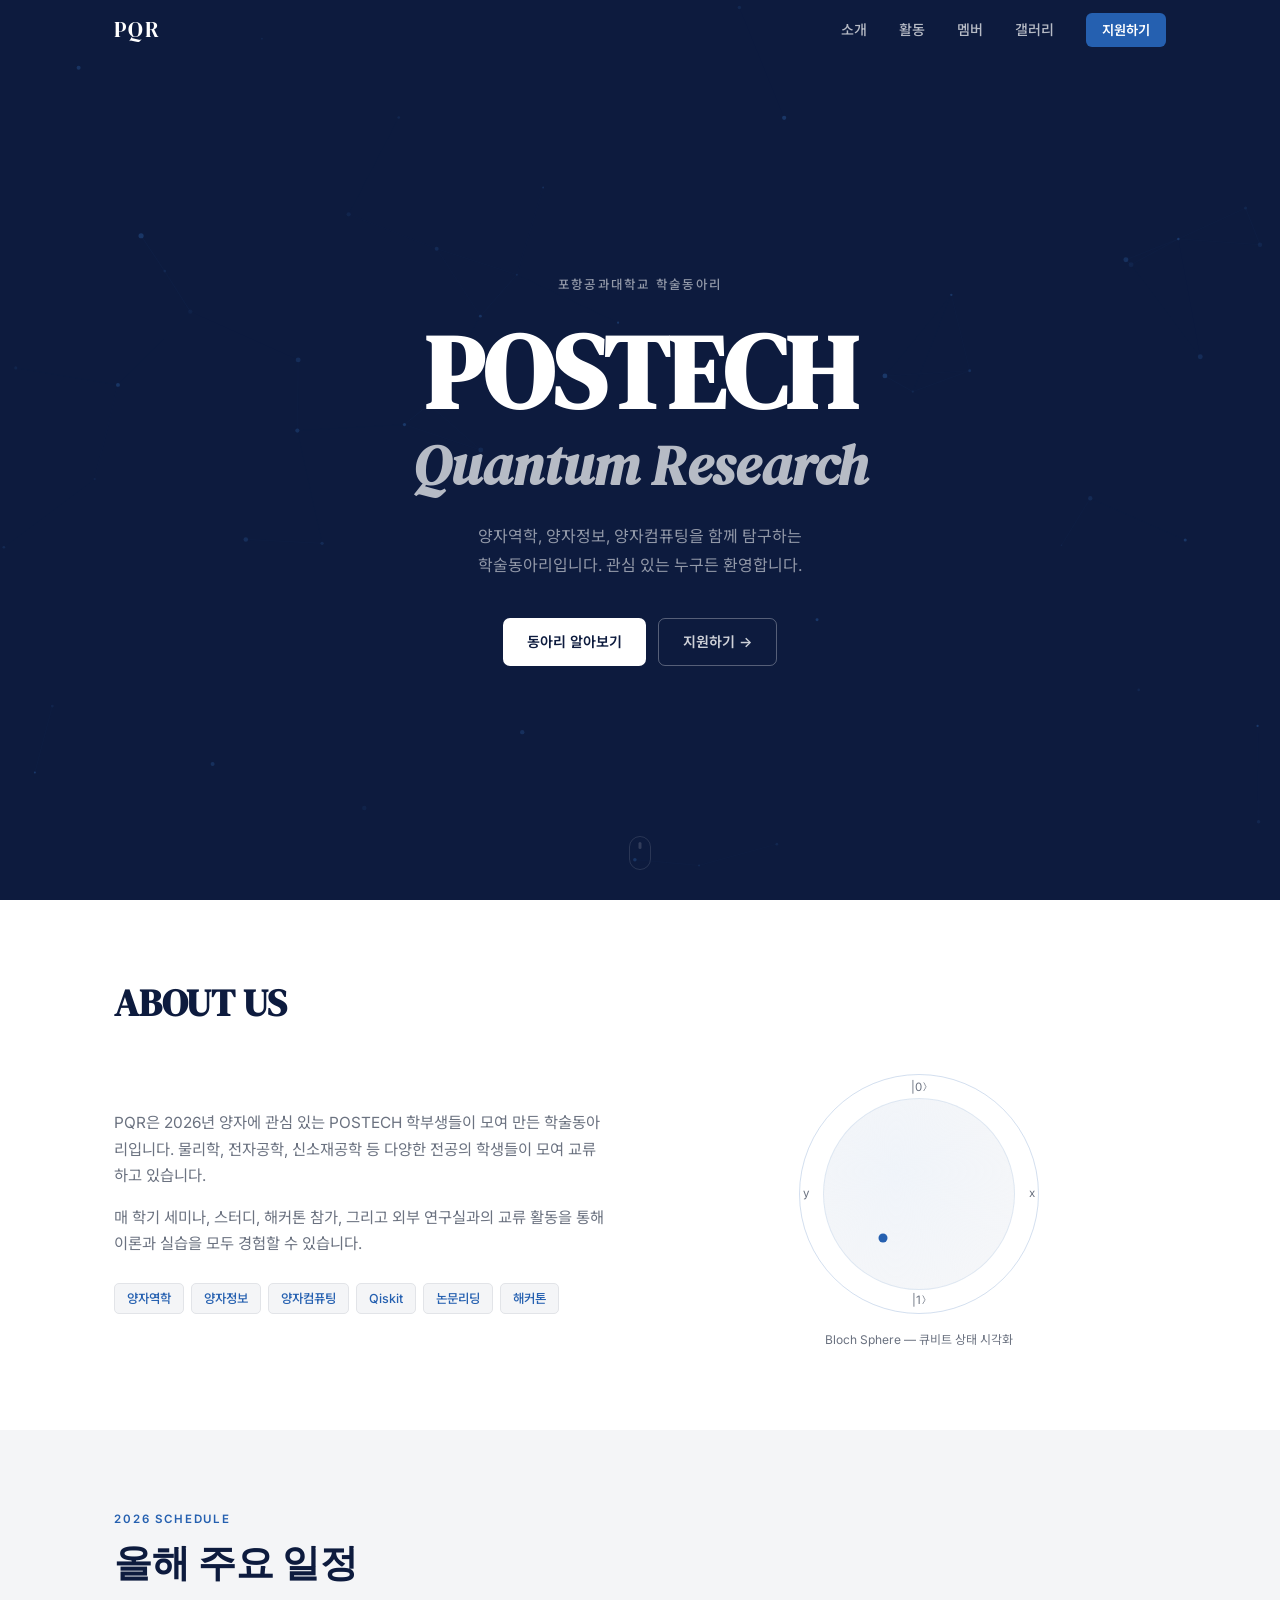
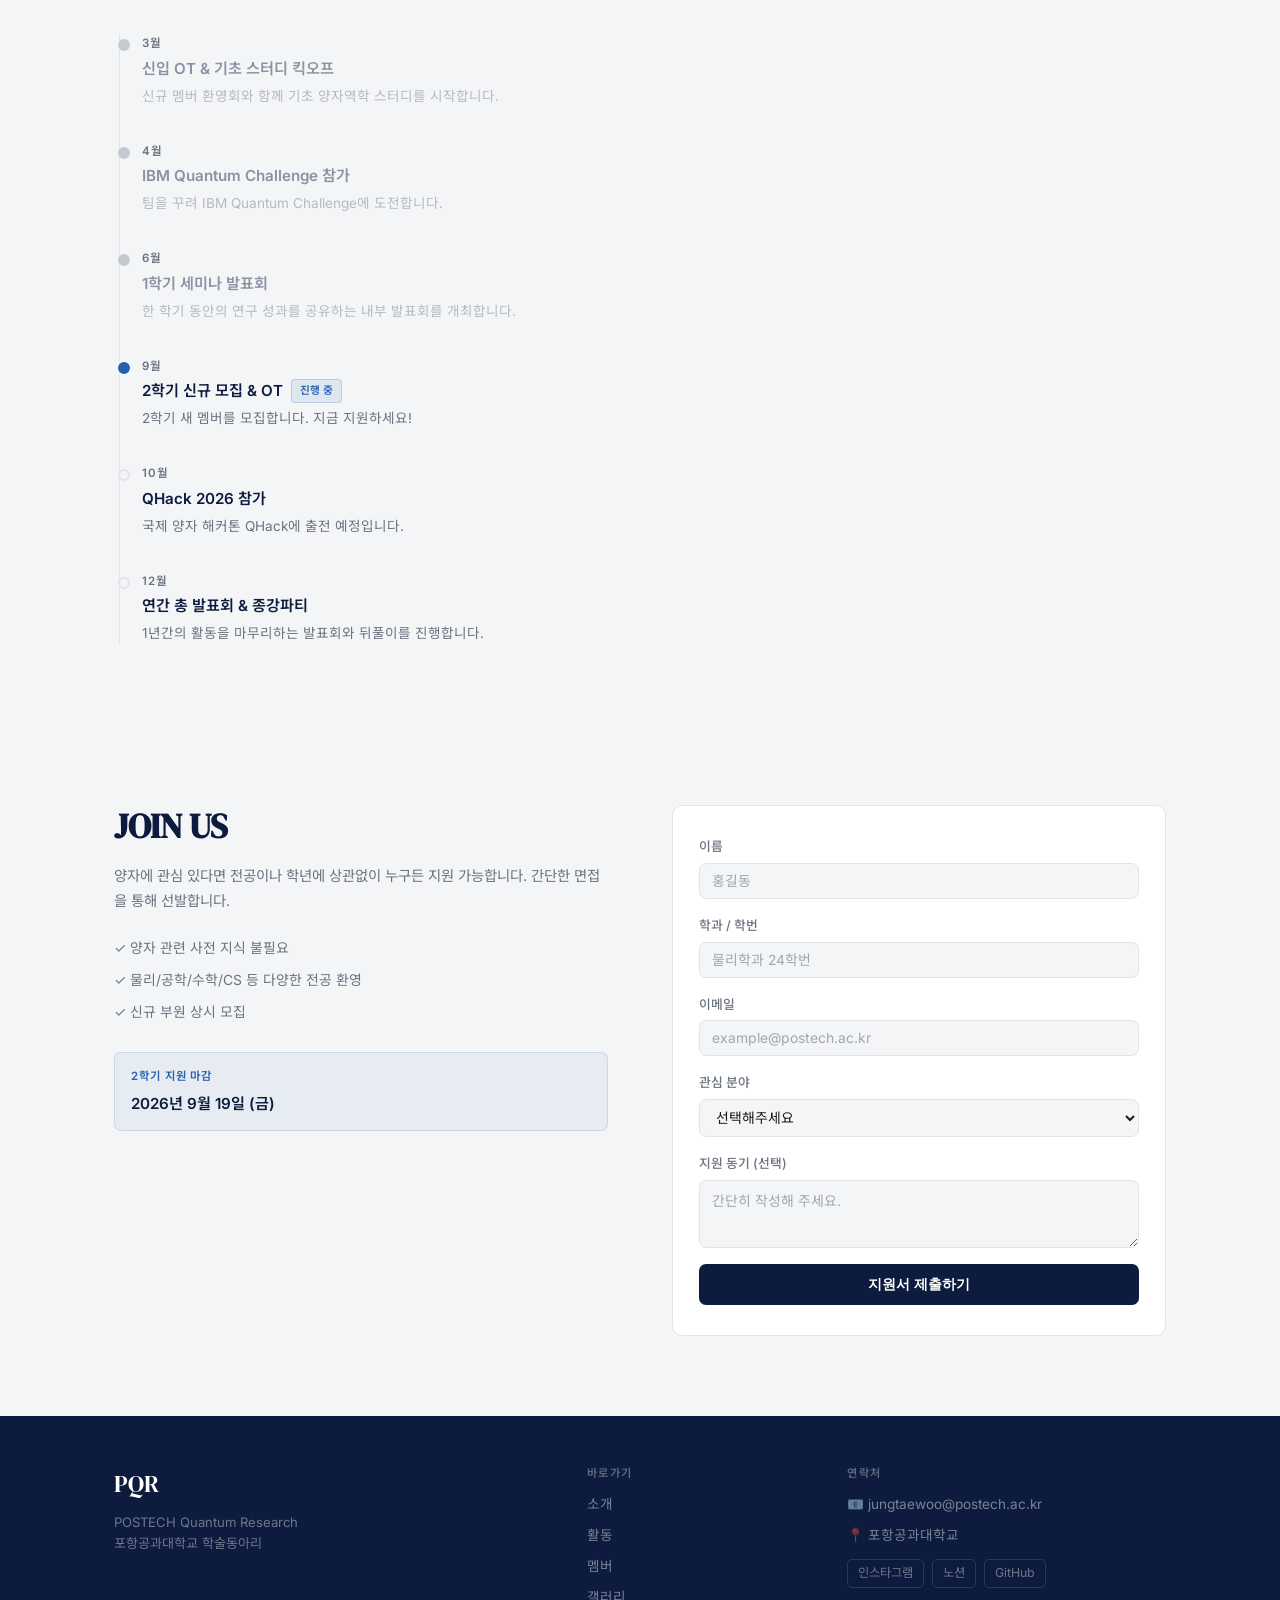
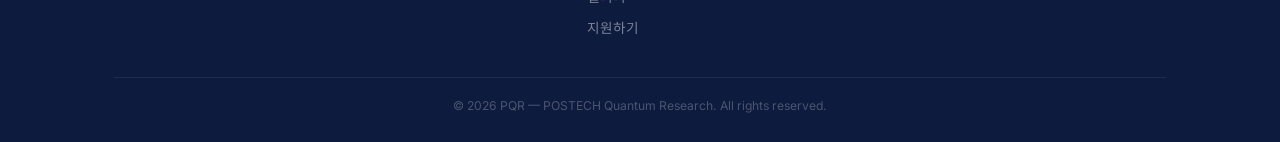
<file: index.html>
<!DOCTYPE html>
<html lang="ko">
<head>
  <meta charset="UTF-8" />
  <meta name="viewport" content="width=device-width, initial-scale=1.0" />
  <title>PQR — POSTECH Quantum Research</title>
  <link rel="preconnect" href="https://fonts.googleapis.com" />
  <link rel="preconnect" href="https://fonts.gstatic.com" crossorigin />
  <link href="https://fonts.googleapis.com/css2?family=Inter:wght@300;400;500;600;700&family=DM+Serif+Display:ital@0;1&family=Noto+Sans+KR:wght@300;400;500;700&display=swap" rel="stylesheet" />
  <link rel="stylesheet" href="style.css" />
</head>
<body>

  <!-- NAV -->
  <nav id="nav">
    <div class="nav-inner">
      <a class="nav-logo" href="index.html">PQR</a>
      <ul class="nav-links">
        <li><a href="#about">소개</a></li>
        <li><a href="activities.html">활동</a></li>
        <li><a href="members.html">멤버</a></li>
        <li><a href="gallery.html">갤러리</a></li>
        <li><a href="#join"><span class="btn-join-nav">지원하기</span></a></li>
      </ul>
      <button class="hamburger" id="hamburger" aria-label="메뉴 열기">
        <span></span><span></span><span></span>
      </button>
    </div>
    <div class="mobile-menu" id="mobile-menu">
      <a href="#about" class="mobile-link">소개</a>
      <a href="activities.html" class="mobile-link">활동</a>
      <a href="members.html" class="mobile-link">멤버</a>
      <a href="gallery.html" class="mobile-link">갤러리</a>
      <a href="#join" class="mobile-link highlight">지원하기</a>
    </div>
  </nav>

  <!-- HERO -->
  <section id="hero">
    <div class="hero-bg">
      <canvas id="quantum-canvas"></canvas>
    </div>
    <div class="hero-content">
      <p class="hero-eyebrow">포항공과대학교 학술동아리</p>
      <h1 class="hero-title">
        <span class="hero-title-line">POSTECH</span>
        <em class="hero-title-em">Quantum Research</em>
      </h1>
      <p class="hero-desc">
        양자역학, 양자정보, 양자컴퓨팅을 함께 탐구하는<br class="br-desktop" />
        학술동아리입니다. 관심 있는 누구든 환영합니다.
      </p>
      <div class="hero-cta">
        <a href="#about" class="btn btn-primary">동아리 알아보기</a>
        <a href="#join" class="btn btn-ghost">지원하기 →</a>
      </div>
    </div>
    <div class="hero-scroll-hint">
      <span></span>
    </div>
  </section>



  <!-- ABOUT -->
  <section id="about">
    <div class="container">
      <div class="section-header">
        <h2 class="section-title">ABOUT US</h2>
      </div>
      <div class="about-grid">
        <div class="about-text">
          <p>
            PQR은 2026년 양자에 관심 있는 POSTECH 학부생들이 모여 만든 학술동아리입니다.
            물리학, 전자공학, 신소재공학 등 다양한 전공의 학생들이 모여 교류하고 있습니다.
          </p>
          <p>
            매 학기 세미나, 스터디, 해커톤 참가, 그리고 외부 연구실과의 교류 활동을
            통해 이론과 실습을 모두 경험할 수 있습니다.
          </p>
          <div class="about-tags">
            <span class="tag">양자역학</span>
            <span class="tag">양자정보</span>
            <span class="tag">양자컴퓨팅</span>
            <span class="tag">Qiskit</span>
            <span class="tag">논문리딩</span>
            <span class="tag">해커톤</span>
          </div>
        </div>
        <div class="about-visual">
          <div class="bloch-sphere-wrapper">
            <div class="bloch-sphere" id="bloch-sphere">
              <div class="sphere-ring ring-x"></div>
              <div class="sphere-ring ring-y"></div>
              <div class="sphere-ring ring-z"></div>
              <div class="sphere-core"></div>
              <div class="qubit-state" id="qubit-dot"></div>
              <div class="sphere-axis axis-z"><span>|0⟩</span></div>
              <div class="sphere-axis axis-z-neg"><span>|1⟩</span></div>
              <div class="sphere-label-x">x</div>
              <div class="sphere-label-y">y</div>
            </div>
            <p class="bloch-caption">Bloch Sphere — 큐비트 상태 시각화</p>
          </div>
        </div>
      </div>
    </div>
  </section>

  <!-- SCHEDULE -->
  <section id="schedule">
    <div class="container">
      <div class="section-header">
        <p class="section-eyebrow">2026 Schedule</p>
        <h2 class="section-title">올해 주요 일정</h2>
      </div>
      <div class="timeline">
        <div class="tl-item past">
          <div class="tl-dot"></div>
          <div class="tl-content">
            <span class="tl-date">3월</span>
            <h4>신입 OT &amp; 기초 스터디 킥오프</h4>
            <p>신규 멤버 환영회와 함께 기초 양자역학 스터디를 시작합니다.</p>
          </div>
        </div>
        <div class="tl-item past">
          <div class="tl-dot"></div>
          <div class="tl-content">
            <span class="tl-date">4월</span>
            <h4>IBM Quantum Challenge 참가</h4>
            <p>팀을 꾸려 IBM Quantum Challenge에 도전합니다.</p>
          </div>
        </div>
        <div class="tl-item past">
          <div class="tl-dot"></div>
          <div class="tl-content">
            <span class="tl-date">6월</span>
            <h4>1학기 세미나 발표회</h4>
            <p>한 학기 동안의 연구 성과를 공유하는 내부 발표회를 개최합니다.</p>
          </div>
        </div>
        <div class="tl-item upcoming">
          <div class="tl-dot"></div>
          <div class="tl-content">
            <span class="tl-date">9월</span>
            <h4>2학기 신규 모집 &amp; OT <span class="tl-badge">진행 중</span></h4>
            <p>2학기 새 멤버를 모집합니다. 지금 지원하세요!</p>
          </div>
        </div>
        <div class="tl-item">
          <div class="tl-dot"></div>
          <div class="tl-content">
            <span class="tl-date">10월</span>
            <h4>QHack 2026 참가</h4>
            <p>국제 양자 해커톤 QHack에 출전 예정입니다.</p>
          </div>
        </div>
        <div class="tl-item">
          <div class="tl-dot"></div>
          <div class="tl-content">
            <span class="tl-date">12월</span>
            <h4>연간 총 발표회 &amp; 종강파티</h4>
            <p>1년간의 활동을 마무리하는 발표회와 뒤풀이를 진행합니다.</p>
          </div>
        </div>
      </div>
    </div>
  </section>

  <!-- JOIN -->
  <section id="join">
    <div class="container">
      <div class="join-box">
        <div class="join-left">
          <h2 class="join-title">JOIN US</h2>
          <p class="join-desc">
            양자에 관심 있다면 전공이나 학년에 상관없이 누구든 지원 가능합니다.
            간단한 면접을 통해 선발합니다.
          </p>
          <ul class="join-checklist">
            <li>✓ 양자 관련 사전 지식 불필요</li>
            <li>✓ 물리/공학/수학/CS 등 다양한 전공 환영</li>
            <li>✓ 신규 부원 상시 모집</li>
          </ul>
          <div class="join-deadline">
            <span class="deadline-label">2학기 지원 마감</span>
            <span class="deadline-date">2026년 9월 19일 (금)</span>
          </div>
        </div>
        <div class="join-right">
          <form class="join-form" id="join-form" onsubmit="handleFormSubmit(event)">
            <div class="form-group">
              <label for="f-name">이름</label>
              <input type="text" id="f-name" placeholder="홍길동" required />
            </div>
            <div class="form-group">
              <label for="f-dept">학과 / 학번</label>
              <input type="text" id="f-dept" placeholder="물리학과 24학번" required />
            </div>
            <div class="form-group">
              <label for="f-email">이메일</label>
              <input type="email" id="f-email" placeholder="example@postech.ac.kr" required />
            </div>
            <div class="form-group">
              <label for="f-interest">관심 분야</label>
              <select id="f-interest">
                <option value="">선택해주세요</option>
                <option>양자역학 / 이론</option>
                <option>양자컴퓨팅 / Qiskit</option>
                <option>양자정보 / 암호</option>
                <option>양자오류정정</option>
                <option>아직 잘 모르겠어요</option>
              </select>
            </div>
            <div class="form-group">
              <label for="f-msg">지원 동기 (선택)</label>
              <textarea id="f-msg" rows="3" placeholder="간단히 작성해 주세요."></textarea>
            </div>
            <button type="submit" class="btn btn-primary btn-full">지원서 제출하기</button>
          </form>
          <div class="join-success" id="join-success" hidden>
            <div class="success-icon">✓</div>
            <h3>지원서가 접수되었습니다!</h3>
            <p>빠른 시일 내에 이메일로 연락드리겠습니다.<br />PQR에 관심 가져 주셔서 감사합니다 :)</p>
          </div>
        </div>
      </div>
    </div>
  </section>

  <!-- FOOTER -->
  <footer id="footer">
    <div class="container">
      <div class="footer-inner">
        <div class="footer-brand">
          <span class="footer-logo">PQR</span>
          <p>POSTECH Quantum Research<br />포항공과대학교 학술동아리</p>
        </div>
        <div class="footer-links">
          <h5>바로가기</h5>
          <a href="#about">소개</a>
          <a href="activities.html">활동</a>
          <a href="members.html">멤버</a>
          <a href="gallery.html">갤러리</a>
          <a href="#join">지원하기</a>
        </div>
        <div class="footer-contact">
          <h5>연락처</h5>
          <p>📧 jungtaewoo@postech.ac.kr</p>
          <p>📍 포항공과대학교</p>
          <div class="footer-socials">
            <a href="#" class="social-link">인스타그램</a>
            <a href="#" class="social-link">노션</a>
            <a href="#" class="social-link">GitHub</a>
          </div>
        </div>
      </div>
      <div class="footer-bottom">
        <p>© 2026 PQR — POSTECH Quantum Research. All rights reserved.</p>
      </div>
    </div>
  </footer>

  <script src="main.js"></script>
</body>
</html>
</file>
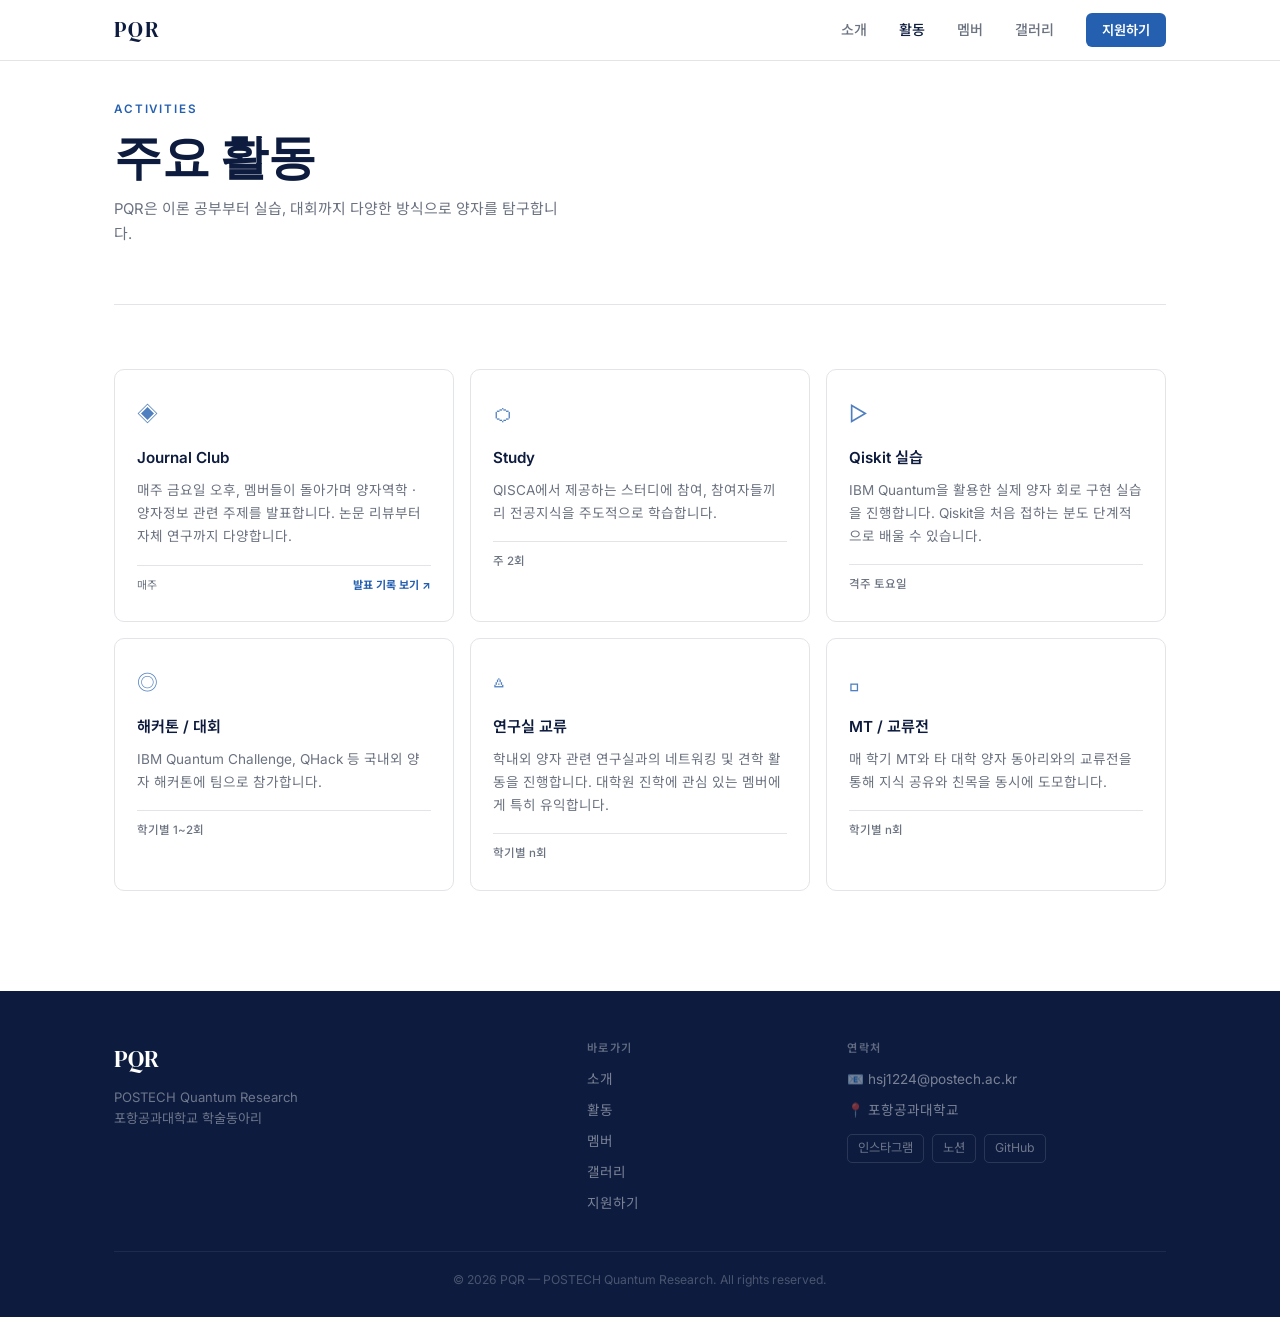
<file: activities.html>
<!DOCTYPE html>
<html lang="ko">
<head>
  <meta charset="UTF-8" />
  <meta name="viewport" content="width=device-width, initial-scale=1.0" />
  <title>활동 — PQR</title>
  <link rel="preconnect" href="https://fonts.googleapis.com" />
  <link rel="preconnect" href="https://fonts.gstatic.com" crossorigin />
  <link href="https://fonts.googleapis.com/css2?family=Inter:wght@300;400;500;600;700;800&family=DM+Serif+Display:ital@0;1&family=Noto+Sans+KR:wght@300;400;500;700&display=swap" rel="stylesheet" />
  <link rel="stylesheet" href="style.css" />
  <style>
    /* ── Journal Club 카드 클릭 가능 스타일 ── */
    button.activity-card {
      width: 100%;
      text-align: left;
      font: inherit;
      cursor: pointer;
    }

    .activity-card-footer {
      width: 100%;
      border-top: 1px solid var(--border);
      padding-top: 10px;
      margin-top: auto;
      display: flex;
      justify-content: space-between;
      align-items: center;
      font-size: 11px;
      color: var(--text-muted);
    }

    .activity-card-footer strong {
      font-size: 11px;
      color: var(--accent);
      font-weight: 700;
    }

    /* ── Journal Club 모달 ── */
    .jc-overlay {
      position: fixed;
      inset: 0;
      background: rgba(9, 18, 37, .6);
      backdrop-filter: blur(5px);
      -webkit-backdrop-filter: blur(5px);
      z-index: 2000;
      display: flex;
      align-items: center;
      justify-content: center;
      padding: 22px;
      animation: jcFadeIn .18s ease both;
    }

    .jc-overlay[hidden] { display: none; }

    @keyframes jcFadeIn { from { opacity: 0; } to { opacity: 1; } }

    .jc-modal {
      background: #fff;
      border-radius: 16px;
      width: min(1080px, 100%);
      height: min(755px, calc(100dvh - 44px));
      box-shadow: 0 28px 80px rgba(4, 11, 29, .32);
      overflow: hidden;
      display: flex;
      flex-direction: column;
      position: relative;
      animation: jcSlideIn .22s ease both;
    }

    @keyframes jcSlideIn {
      from { transform: translateY(10px) scale(.99); }
      to   { transform: translateY(0) scale(1); }
    }

    .jc-head {
      display: flex;
      align-items: center;
      justify-content: space-between;
      gap: 20px;
      padding: 22px 28px 20px;
      border-bottom: 1px solid var(--border);
      background: #fff;
      flex: 0 0 auto;
    }

    .jc-breadcrumb {
      display: block;
      color: var(--accent);
      font-size: 10px;
      letter-spacing: .15em;
      font-weight: 800;
      margin-bottom: 4px;
    }

    .jc-head h2 {
      font-family: var(--font-serif);
      font-size: 28px;
      line-height: 1.18;
      color: var(--navy);
      font-weight: 400;
      letter-spacing: -.01em;
      margin: 0;
    }

    .jc-close {
      width: 36px;
      height: 36px;
      border: 1px solid var(--border);
      background: #fff;
      border-radius: 8px;
      color: #526077;
      display: grid;
      place-items: center;
      transition: .15s;
      cursor: pointer;
      flex-shrink: 0;
    }

    .jc-close:hover { background: #f2f5f9; color: var(--navy); }

    .jc-content {
      display: grid;
      grid-template-columns: 234px minmax(0, 1fr);
      min-height: 0;
      flex: 1;
    }

    .jc-sidebar[hidden], .jc-detail[hidden], .jc-state[hidden] { display: none; }

    .jc-state {
      grid-column: 1 / -1;
      display: flex;
      flex-direction: column;
      align-items: center;
      justify-content: center;
      gap: 16px;
      padding: 32px 24px;
      text-align: center;
      color: var(--text-muted);
      font-size: 13px;
      line-height: 1.7;
      min-height: 220px;
      flex: 1;
    }

    .jc-state p { margin: 0; }
    .jc-retry {
      border: 1px solid var(--border);
      border-radius: 7px;
      padding: 8px 14px;
      background: #fff;
      color: var(--navy);
      font: inherit;
      cursor: pointer;
    }
    .jc-retry[hidden] { display: none; }

    .jc-media-fallback { margin: 0; padding: 24px; color: #76859a; font-size: 12px; }
    .jc-poster-image, .jc-gallery-image {
      position: absolute;
      inset: 0;
      display: block;
      width: 100%;
      height: 100%;
      min-width: 0;
      min-height: 0;
      object-fit: contain;
      object-position: center;
      background: #eef2f7;
    }

    .jc-sidebar {
      padding: 22px 14px;
      background: #f7f8fa;
      border-right: 1px solid var(--border);
      overflow: auto;
    }

    .jc-sidebar-title {
      padding: 0 10px;
      font-size: 10px;
      font-weight: 800;
      color: #8b94a4;
      letter-spacing: .12em;
      margin-bottom: 12px;
    }

    .jc-session {
      width: 100%;
      display: flex;
      gap: 11px;
      align-items: flex-start;
      text-align: left;
      border: 1px solid transparent;
      border-radius: 9px;
      background: transparent;
      padding: 11px 10px;
      margin-bottom: 6px;
      color: var(--navy);
      transition: .15s;
      cursor: pointer;
      font: inherit;
    }

    .jc-session:hover { background: #eef1f5; }

    .jc-session.selected {
      background: #fff;
      border-color: #dbe4f1;
      box-shadow: 0 3px 12px rgba(13, 27, 62, .045);
    }

    .jc-session-number {
      display: grid;
      place-items: center;
      width: 30px;
      height: 30px;
      flex-shrink: 0;
      border-radius: 7px;
      background: #e9edf4;
      color: #7a869a;
      font-size: 11px;
      font-weight: 800;
    }

    .jc-session.selected .jc-session-number {
      background: var(--accent);
      color: #fff;
    }

    .jc-session-copy { min-width: 0; }

    .jc-session-date {
      font-size: 10px;
      color: #8d96a4;
      font-weight: 600;
      display: block;
      margin-bottom: 2px;
    }

    .jc-session-title {
      font-weight: 700;
      font-size: 12px;
      line-height: 1.4;
      display: block;
    }

    .jc-sidebar-foot {
      font-size: 10px;
      color: #98a1af;
      margin: 24px 10px 0;
      line-height: 1.8;
    }

    .jc-detail {
      overflow: auto;
      padding: 24px 30px 22px;
      scrollbar-width: thin;
      scrollbar-color: #c9d1dd transparent;
    }

    .jc-topline {
      display: flex;
      justify-content: space-between;
      align-items: center;
      gap: 10px;
      margin-bottom: 8px;
    }

    .jc-small-label {
      font-size: 10px;
      letter-spacing: .13em;
      font-weight: 800;
      color: var(--accent);
    }

    .jc-counter {
      font-size: 11px;
      font-weight: 700;
      color: #9aa3ae;
    }

    .jc-detail-title {
      font-weight: 800;
      color: var(--navy);
      font-size: clamp(19px, 2vw, 24px);
      line-height: 1.38;
      letter-spacing: -.03em;
      margin: 0 0 13px;
    }

    .jc-metadata {
      display: flex;
      flex-wrap: wrap;
      gap: 7px;
      margin-bottom: 20px;
    }

    .jc-meta {
      display: flex;
      align-items: center;
      gap: 7px;
      background: #f4f6f9;
      border: 1px solid #edf0f4;
      padding: 5px 10px;
      border-radius: 5px;
      font-size: 11px;
      color: #4c5870;
    }

    .jc-meta svg { width: 14px; height: 14px; stroke: #76859a; flex: none; }
    .jc-meta b { color: var(--navy); font-weight: 700; }

    .jc-media-layout {
      display: grid;
      grid-template-columns: minmax(0, .9fr) minmax(0, 1.25fr);
      gap: 18px;
      align-items: start;
    }

    .jc-media-layout > section { min-width: 0; }

    .jc-section-heading {
      color: #56657a;
      font-weight: 800;
      font-size: 11px;
      margin: 0 0 9px;
      display: flex;
      align-items: center;
      justify-content: space-between;
    }

    .jc-section-heading small { font-weight: 500; color: #a2aab5; font-size: 10px; }

    /* 포스터 */
    .jc-poster {
      width: 100%;
      max-width: 360px;
      aspect-ratio: 210 / 297;
      margin-inline: auto;
      border-radius: 9px;
      overflow: hidden;
      position: relative;
      background: linear-gradient(151deg, #142b60 0%, #0d1b3e 70%, #0a1632 100%);
      border: 1px solid #e8ecf1;
      isolation: isolate;
    }

    .jc-poster::before {
      content: '';
      position: absolute;
      inset: -30%;
      background: radial-gradient(circle at 62% 48%, rgba(86, 172, 255, .22), transparent 32%);
      pointer-events: none;
    }

    .jc-poster .poster-orbit {
      position: absolute;
      left: 50%; top: 52%;
      width: 190px; height: 190px;
      transform: translate(-50%, -50%) rotate(-30deg);
      border: 1px solid rgba(144, 191, 255, .32);
      border-radius: 50%;
    }

    .jc-poster .poster-orbit.two {
      width: 115px; height: 215px;
      transform: translate(-50%, -50%) rotate(47deg);
      border-color: rgba(122, 172, 255, .28);
    }

    .jc-poster .poster-orbit.three {
      width: 205px; height: 85px;
      transform: translate(-50%, -50%) rotate(-26deg);
      border-color: rgba(125, 202, 255, .24);
    }

    .jc-poster .poster-dot {
      position: absolute;
      width: 12px; height: 12px;
      border-radius: 50%;
      background: #71b8ff;
      top: 37%; left: 72%;
      box-shadow: 0 0 24px #4a9eff;
    }

    .jc-poster .poster-dot.d2 {
      width: 7px; height: 7px;
      top: 71%; left: 29%;
      background: #9cd2ff;
      box-shadow: none;
    }

    .jc-poster-content {
      position: absolute;
      inset: 0;
      display: flex;
      flex-direction: column;
      padding: 18px;
      z-index: 1;
    }

    .jc-poster-upper { display: flex; align-items: center; justify-content: space-between; }
    .jc-poster-logo { font: 700 12px var(--font-serif); letter-spacing: -.02em; color: #fff; }
    .jc-poster-badge { font-size: 8px; letter-spacing: .1em; color: #a9cef9; border: 1px solid #5b7196; border-radius: 4px; padding: 3px 6px; }
    .jc-poster-footer { margin-top: auto; color: #fff; }
    .jc-poster-line { width: 26px; height: 2px; background: #5ba5f9; margin-bottom: 10px; }

    .jc-poster-footer .small {
      font-size: 8px;
      letter-spacing: .17em;
      font-weight: 700;
      color: #a1bfe7;
      display: block;
      margin-bottom: 6px;
    }

    .jc-poster-footer .big {
      font-size: 20px;
      line-height: 1.17;
      font-weight: 800;
      letter-spacing: -.045em;
      display: block;
      word-break: keep-all;
    }

    .jc-poster-footer .bottom {
      display: block;
      margin-top: 10px;
      font-size: 8px;
      color: #b3c7e5;
    }

    /* 갤러리 */
    .jc-gallery-main {
      width: 100%;
      min-width: 0;
      aspect-ratio: 4 / 3;
      background: #eef2f7;
      border: 1px solid #e3e8ef;
      border-radius: 9px;
      position: relative;
      display: flex;
      flex-direction: column;
      align-items: center;
      justify-content: center;
      gap: 8px;
      overflow: hidden;
    }

    .jc-photo-symbol { width: 34px; height: 34px; color: #a5b1c2; }
    .jc-gallery-main .label { color: #8e9bae; font-size: 11px; font-weight: 700; }
    .jc-gallery-main .sub   { color: #a8b1bd; font-size: 10px; }

    .jc-gallery-thumbs {
      display: grid;
      grid-template-columns: repeat(2, minmax(0, 1fr));
      gap: 8px;
      margin-top: 8px;
    }

    .jc-gallery-thumb {
      position: relative;
      width: 100%;
      min-width: 0;
      aspect-ratio: 4 / 3;
      overflow: hidden;
      border: 1px dashed #d9e0e9;
      border-radius: 8px;
      background: #f5f7fa;
      display: grid;
      place-items: center;
      color: #a1adbc;
      font-size: 11px;
      font-weight: 600;
    }

    .jc-bottom {
      display: flex;
      gap: 14px;
      align-items: center;
      justify-content: space-between;
      border-top: 1px solid var(--border);
      margin-top: 20px;
      padding-top: 14px;
    }

    .jc-bottom-note { font-size: 10px; color: #9ca5b0; margin: 0; line-height: 1.6; }

    .jc-ppt {
      display: inline-flex;
      gap: 7px;
      align-items: center;
      text-decoration: none;
      white-space: nowrap;
      border: 1px solid var(--accent);
      background: var(--accent);
      border-radius: 7px;
      color: white;
      padding: 8px 12px;
      font-size: 11px;
      font-weight: 700;
    }

    .jc-ppt[hidden] { display: none; }
    .jc-ppt:hover { background: #174b91; border-color: #174b91; }

    /* 반응형 */
    @media (max-width: 860px) {
      .jc-content { grid-template-columns: 190px minmax(0, 1fr); }
      .jc-detail { padding: 22px 20px; }
      .jc-media-layout { gap: 12px; }
    }

    @media (max-width: 650px) {
      .jc-overlay { padding: 0; align-items: stretch; }
      .jc-modal { width: 100%; height: 100dvh; border-radius: 0; }
      .jc-content { display: flex; flex-direction: column; }
      .jc-sidebar {
        padding: 12px 14px 8px;
        border-right: 0;
        border-bottom: 1px solid var(--border);
        overflow-x: auto;
        overflow-y: hidden;
        flex: none;
      }
      .jc-sidebar-list { display: flex; gap: 8px; width: max-content; }
      .jc-session { width: 170px; margin-bottom: 0; padding: 9px; }
      .jc-sidebar-foot { display: none; }
      .jc-detail { padding: 18px 16px 28px; }
      .jc-media-layout { grid-template-columns: 1fr; }
    }

    @media (prefers-reduced-motion: reduce) {
      *, *::before, *::after { animation: none !important; transition: none !important; }
    }
  </style>
</head>
<body>

  <!-- NAV -->
  <nav id="nav" class="solid">
    <div class="nav-inner">
      <a class="nav-logo" href="index.html">PQR</a>
      <ul class="nav-links">
        <li><a href="index.html#about">소개</a></li>
        <li><a href="activities.html" class="active-page">활동</a></li>
        <li><a href="members.html">멤버</a></li>
        <li><a href="gallery.html">갤러리</a></li>
        <li><a href="index.html#join"><span class="btn-join-nav">지원하기</span></a></li>
      </ul>
      <button class="hamburger" id="hamburger" aria-label="메뉴 열기">
        <span></span><span></span><span></span>
      </button>
    </div>
    <div class="mobile-menu" id="mobile-menu">
      <a href="index.html#about" class="mobile-link">소개</a>
      <a href="activities.html" class="mobile-link highlight">활동</a>
      <a href="members.html" class="mobile-link">멤버</a>
      <a href="gallery.html" class="mobile-link">갤러리</a>
      <a href="index.html#join" class="mobile-link">지원하기</a>
    </div>
  </nav>

  <!-- PAGE HERO -->
  <div id="site-shell">
    <div class="container">
      <div class="page-hero">
        <p class="page-hero-eyebrow">Activities</p>
        <h1 class="page-hero-title">주요 활동</h1>
        <p class="page-hero-desc">
          PQR은 이론 공부부터 실습, 대회까지 다양한 방식으로 양자를 탐구합니다.
        </p>
      </div>
    </div>

    <!-- ACTIVITIES GRID -->
    <div class="container" style="padding-bottom: 100px;">
      <div class="activities-grid">

        <!-- Journal Club — 클릭하면 모달 열림 -->
        <button class="activity-card" id="openJournalClub" aria-haspopup="dialog">
          <div class="activity-icon">◈</div>
          <h3>Journal Club</h3>
          <p>매주 금요일 오후, 멤버들이 돌아가며 양자역학 · 양자정보 관련 주제를 발표합니다. 논문 리뷰부터 자체 연구까지 다양합니다.</p>
          <span class="activity-card-footer">
            <span>매주</span>
            <strong>발표 기록 보기 ↗</strong>
          </span>
        </button>

        <div class="activity-card">
          <div class="activity-icon">⬡</div>
          <h3>Study</h3>
          <p>QISCA에서 제공하는 스터디에 참여, 참여자들끼리 전공지식을 주도적으로 학습합니다.</p>
          <span class="activity-freq">주 2회</span>
        </div>

        <div class="activity-card">
          <div class="activity-icon">▷</div>
          <h3>Qiskit 실습</h3>
          <p>IBM Quantum을 활용한 실제 양자 회로 구현 실습을 진행합니다. Qiskit을 처음 접하는 분도 단계적으로 배울 수 있습니다.</p>
          <span class="activity-freq">격주 토요일</span>
        </div>

        <div class="activity-card">
          <div class="activity-icon">◎</div>
          <h3>해커톤 / 대회</h3>
          <p>IBM Quantum Challenge, QHack 등 국내외 양자 해커톤에 팀으로 참가합니다.</p>
          <span class="activity-freq">학기별 1~2회</span>
        </div>

        <div class="activity-card">
          <div class="activity-icon">◬</div>
          <h3>연구실 교류</h3>
          <p>학내외 양자 관련 연구실과의 네트워킹 및 견학 활동을 진행합니다. 대학원 진학에 관심 있는 멤버에게 특히 유익합니다.</p>
          <span class="activity-freq">학기별 n회</span>
        </div>

        <div class="activity-card">
          <div class="activity-icon">◻</div>
          <h3>MT / 교류전</h3>
          <p>매 학기 MT와 타 대학 양자 동아리와의 교류전을 통해 지식 공유와 친목을 동시에 도모합니다.</p>
          <span class="activity-freq">학기별 n회</span>
        </div>

      </div>
    </div>
  </div><!-- /#site-shell -->

  <!-- ===== JOURNAL CLUB 모달 ===== -->
  <div class="jc-overlay" id="journalOverlay" hidden>
    <section class="jc-modal" role="dialog" aria-modal="true" aria-labelledby="journalTitle" tabindex="-1">

      <header class="jc-head">
        <div>
          <span class="jc-breadcrumb">PQR / ACTIVITIES / JOURNAL CLUB</span>
          <h2 id="journalTitle">Journal Club</h2>
        </div>
        <button class="jc-close" id="journalClose" title="닫기" aria-label="팝업 닫기">
          <svg width="18" height="18" viewBox="0 0 24 24" fill="none" stroke="currentColor" stroke-width="1.8" stroke-linecap="round">
            <path d="M18 6 6 18M6 6l12 12"/>
          </svg>
        </button>
      </header>

      <div class="jc-content" id="journalContent" aria-busy="false">
        <div class="jc-state" id="journalState">
          <p id="journalStatus" role="status" aria-live="polite">발표 기록을 불러오는 중입니다.</p>
          <button class="jc-retry" id="journalRetry" type="button" hidden>다시 불러오기</button>
        </div>
        <!-- 사이드바 세션 목록 -->
        <aside class="jc-sidebar" id="journalSidebar" aria-label="발표 회차 선택" hidden>
          <div class="jc-sidebar-title">SESSION ARCHIVE</div>
          <div class="jc-sidebar-list" id="sessionList"></div>
          <p class="jc-sidebar-foot">새 발표를 추가하면 최신 회차부터 목록에 표시됩니다.</p>
        </aside>

        <!-- 세션 상세 -->
        <article class="jc-detail" id="journalDetail" hidden>
          <div class="jc-topline">
            <span class="jc-small-label" id="sessionTag">JOURNAL CLUB · SESSION 01</span>
            <span class="jc-counter" id="sessionCount">01 / 01</span>
          </div>
          <h3 class="jc-detail-title" id="sessionTitle">—</h3>

          <div class="jc-metadata">
            <div class="jc-meta">
              <svg viewBox="0 0 24 24" fill="none" stroke-width="1.8" stroke-linecap="round" stroke-linejoin="round">
                <rect x="3" y="5" width="18" height="16" rx="2"/>
                <path d="M16 3v4M8 3v4M3 10h18"/>
              </svg>
              <span>발표일자</span><b id="sessionDate">—</b>
            </div>
            <div class="jc-meta">
              <svg viewBox="0 0 24 24" fill="none" stroke-width="1.8" stroke-linecap="round">
                <circle cx="12" cy="8" r="4"/>
                <path d="M4 21c0-4.5 3-7 8-7s8 2.5 8 7"/>
              </svg>
              <span>발표자</span><b id="sessionSpeaker">—</b>
            </div>
          </div>

          <div class="jc-media-layout">
            <section>
              <h4 class="jc-section-heading">발표 포스터 <small>POSTER</small></h4>
              <div class="jc-poster" id="posterFrame" aria-label="발표 포스터 영역">
                <div class="poster-orbit"></div>
                <div class="poster-orbit two"></div>
                <div class="poster-orbit three"></div>
                <div class="poster-dot"></div>
                <div class="poster-dot d2"></div>
                <div class="jc-poster-content">
                  <div class="jc-poster-upper">
                    <span class="jc-poster-logo">PQR</span>
                    <span class="jc-poster-badge">PREVIEW</span>
                  </div>
                  <div class="jc-poster-footer">
                    <div class="jc-poster-line"></div>
                    <span class="small">POSTECH QUANTUM RESEARCH</span>
                    <span class="big" id="posterTitle">JOURNAL<br>CLUB</span>
                    <span class="bottom">POSTER PREVIEW</span>
                  </div>
                </div>
              </div>
            </section>

            <section>
              <h4 class="jc-section-heading">발표 현장 <small>GALLERY</small></h4>
              <div id="photoGallery">
                <div class="jc-gallery-main">
                  <svg class="jc-photo-symbol" viewBox="0 0 24 24" fill="none" stroke="currentColor" stroke-width="1.25" stroke-linecap="round" stroke-linejoin="round">
                    <rect x="2" y="4" width="20" height="16" rx="2"/>
                    <circle cx="8" cy="9" r="1.5"/>
                    <path d="m2 17 6-5 4 3 3-2 7 5"/>
                  </svg>
                  <span class="label">발표 사진을 등록해 주세요</span>
                  <span class="sub">현장 사진 1~3장 표시 영역</span>
                </div>
                <div class="jc-gallery-thumbs">
                  <div class="jc-gallery-thumb">PHOTO 02</div>
                  <div class="jc-gallery-thumb">PHOTO 03</div>
                </div>
              </div>
            </section>
          </div>

          <div class="jc-bottom">
            <p class="jc-bottom-note">
              발표 자료와 현장 사진은 등록된 회차에서 확인할 수 있습니다.
            </p>
            <a class="jc-ppt" id="sessionPpt" href="#" target="_blank" rel="noopener" hidden>
              <svg width="13" height="13" viewBox="0 0 24 24" fill="none" stroke="currentColor" stroke-width="1.8" stroke-linecap="round">
                <path d="M12 3v12m0 0 4-4m-4 4-4-4M4 16v5h16v-5"/>
              </svg>
              PPT 보기
            </a>
          </div>
        </article>
      </div>

    </section>
  </div>

  <!-- FOOTER -->
  <footer id="footer">
    <div class="container">
      <div class="footer-inner">
        <div class="footer-brand">
          <span class="footer-logo">PQR</span>
          <p>POSTECH Quantum Research<br />포항공과대학교 학술동아리</p>
        </div>
        <div class="footer-links">
          <h5>바로가기</h5>
          <a href="index.html#about">소개</a>
          <a href="activities.html">활동</a>
          <a href="members.html">멤버</a>
          <a href="gallery.html">갤러리</a>
          <a href="index.html#join">지원하기</a>
        </div>
        <div class="footer-contact">
          <h5>연락처</h5>
          <p>📧 hsj1224@postech.ac.kr</p>
          <p>📍 포항공과대학교</p>
          <div class="footer-socials">
            <a href="#" class="social-link">인스타그램</a>
            <a href="#" class="social-link">노션</a>
            <a href="#" class="social-link">GitHub</a>
          </div>
        </div>
      </div>
      <div class="footer-bottom">
        <p>© 2026 PQR — POSTECH Quantum Research. All rights reserved.</p>
      </div>
    </div>
  </footer>

  <script src="main.js"></script>
  <script src="journal-club.js"></script>
</body>
</html>
</file>
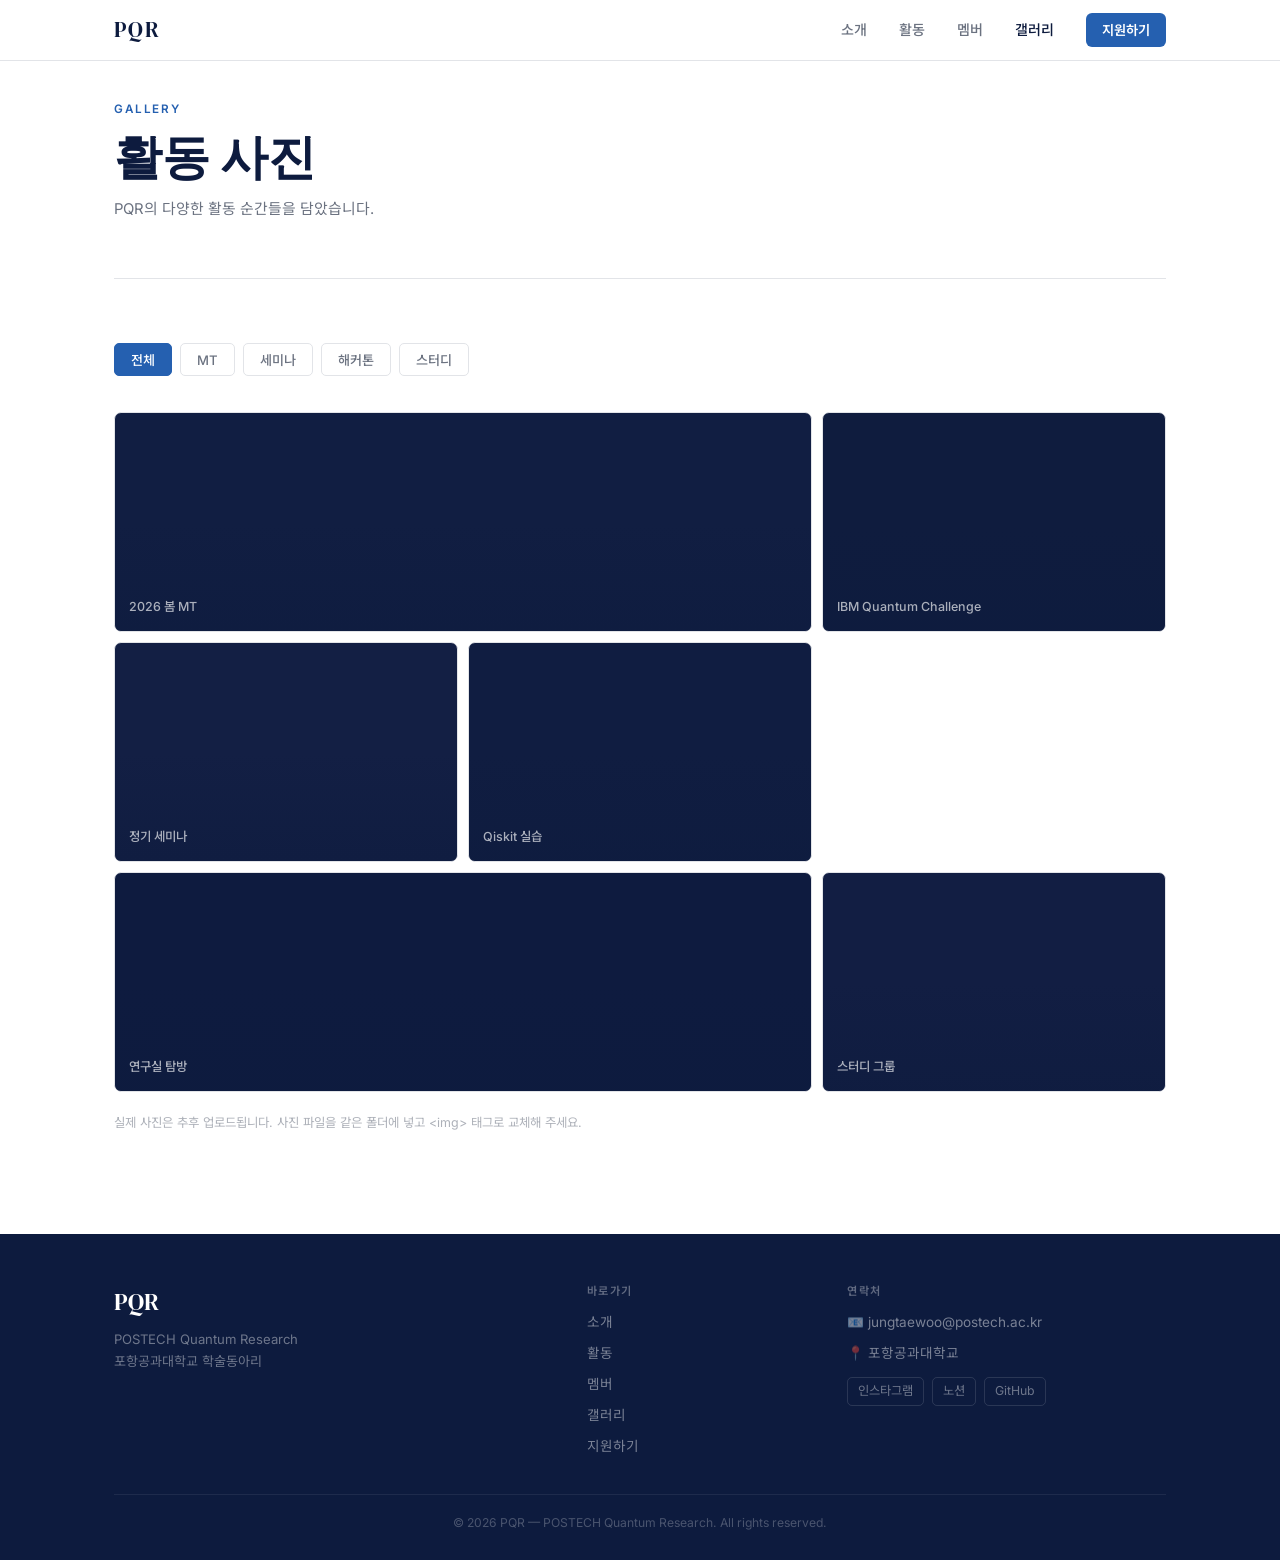
<file: gallery.html>
<!DOCTYPE html>
<html lang="ko">
<head>
  <meta charset="UTF-8" />
  <meta name="viewport" content="width=device-width, initial-scale=1.0" />
  <title>갤러리 — PQR</title>
  <link rel="preconnect" href="https://fonts.googleapis.com" />
  <link rel="preconnect" href="https://fonts.gstatic.com" crossorigin />
  <link href="https://fonts.googleapis.com/css2?family=Inter:wght@300;400;500;600;700&family=DM+Serif+Display:ital@0;1&family=Noto+Sans+KR:wght@300;400;500;700&display=swap" rel="stylesheet" />
  <link rel="stylesheet" href="style.css" />
  <style>
    /* 갤러리 페이지 전용 */
    .gallery-filter {
      display: flex;
      gap: 8px;
      flex-wrap: wrap;
      margin-bottom: 36px;
    }

    .filter-btn {
      background: none;
      border: 1px solid var(--border);
      color: var(--text-muted);
      font-family: var(--font-sans);
      font-size: 0.82rem;
      font-weight: 500;
      padding: 6px 16px;
      border-radius: 5px;
      cursor: pointer;
      transition: color 0.2s ease, border-color 0.2s ease, background 0.2s ease;
    }

    .filter-btn:hover {
      color: var(--white);
      border-color: rgba(255,255,255,0.18);
    }

    .filter-btn.active {
      background: var(--accent);
      border-color: var(--accent);
      color: var(--white);
    }

    .gallery-grid {
      display: grid;
      grid-template-columns: repeat(3, 1fr);
      grid-auto-rows: 220px;
      gap: 10px;
    }

    .gallery-item {
      overflow: hidden;
      border-radius: 7px;
      position: relative;
      cursor: pointer;
    }

    .gi-wide { grid-column: span 2; }
    .gi-tall { grid-row: span 2; }

    .gallery-placeholder {
      width: 100%;
      height: 100%;
      display: flex;
      align-items: flex-end;
      padding: 14px;
      position: relative;
      overflow: hidden;
    }

    .gallery-placeholder::after {
      content: '';
      position: absolute;
      inset: 0;
      background: linear-gradient(to top, rgba(13,27,62,0.5) 0%, transparent 50%);
    }

    .gp-1 { background: #111e42; }
    .gp-2 { background: #0f1c3e; }
    .gp-3 { background: #131f44; }
    .gp-4 { background: #101d41; }
    .gp-5 { background: #0e1b3f; }
    .gp-6 { background: #121e43; }

    .gp-label {
      font-size: 0.78rem;
      font-weight: 500;
      color: rgba(255,255,255,0.65);
      position: relative;
      z-index: 1;
    }

    /* 사진 업로드됐을 때를 위한 img 스타일 */
    .gallery-item img {
      width: 100%;
      height: 100%;
      object-fit: cover;
      display: block;
    }

    .gallery-note {
      font-size: 0.78rem;
      color: var(--text-muted);
      margin-top: 20px;
      opacity: 0.55;
    }

    /* 라이트박스 */
    .lightbox {
      display: none;
      position: fixed;
      inset: 0;
      background: rgba(10, 18, 38, 0.92);
      z-index: 2000;
      align-items: center;
      justify-content: center;
    }

    .lightbox.open { display: flex; }

    .lightbox-inner {
      position: relative;
      max-width: 860px;
      width: 90%;
    }

    .lightbox-close {
      position: absolute;
      top: -36px;
      right: 0;
      background: none;
      border: none;
      color: rgba(255,255,255,0.5);
      font-size: 1.4rem;
      cursor: pointer;
      transition: color 0.2s ease;
    }

    .lightbox-close:hover { color: var(--white); }

    .lightbox-img {
      width: 100%;
      border-radius: 8px;
      display: block;
    }

    .lightbox-placeholder {
      width: 100%;
      height: 480px;
      border-radius: 8px;
      display: flex;
      align-items: center;
      justify-content: center;
      background: var(--navy-mid);
      border: 1px solid var(--border);
    }

    .lightbox-placeholder span {
      font-size: 0.88rem;
      color: var(--text-muted);
    }

    .lightbox-caption {
      margin-top: 12px;
      font-size: 0.85rem;
      color: var(--text-muted);
      text-align: center;
    }
  </style>
</head>
<body>

  <!-- NAV -->
  <nav id="nav" class="solid">
    <div class="nav-inner">
      <a class="nav-logo" href="index.html">PQR</a>
      <ul class="nav-links">
        <li><a href="index.html#about">소개</a></li>
        <li><a href="activities.html">활동</a></li>
        <li><a href="members.html">멤버</a></li>
        <li><a href="gallery.html" class="active-page">갤러리</a></li>
        <li><a href="index.html#join"><span class="btn-join-nav">지원하기</span></a></li>
      </ul>
      <button class="hamburger" id="hamburger" aria-label="메뉴 열기">
        <span></span><span></span><span></span>
      </button>
    </div>
    <div class="mobile-menu" id="mobile-menu">
      <a href="index.html#about" class="mobile-link">소개</a>
      <a href="activities.html" class="mobile-link">활동</a>
      <a href="members.html" class="mobile-link">멤버</a>
      <a href="gallery.html" class="mobile-link highlight">갤러리</a>
      <a href="index.html#join" class="mobile-link">지원하기</a>
    </div>
  </nav>

  <!-- PAGE HERO -->
  <div class="container">
    <div class="page-hero">
      <p class="page-hero-eyebrow">Gallery</p>
      <h1 class="page-hero-title">활동 사진</h1>
      <p class="page-hero-desc">
        PQR의 다양한 활동 순간들을 담았습니다.
      </p>
    </div>
  </div>

  <!-- GALLERY -->
  <div class="container" style="padding-bottom: 100px;">

    <!-- 필터 -->
    <div class="gallery-filter">
      <button class="filter-btn active" data-filter="all">전체</button>
      <button class="filter-btn" data-filter="mt">MT</button>
      <button class="filter-btn" data-filter="seminar">세미나</button>
      <button class="filter-btn" data-filter="hackathon">해커톤</button>
      <button class="filter-btn" data-filter="study">스터디</button>
    </div>

    <!-- 사진 그리드 -->
    <div class="gallery-grid" id="gallery-grid">
      <div class="gallery-item gi-wide" data-category="mt" data-label="2026 봄 MT">
        <div class="gallery-placeholder gp-1">
          <span class="gp-label">2026 봄 MT</span>
        </div>
      </div>
      <div class="gallery-item" data-category="hackathon" data-label="IBM Quantum Challenge">
        <div class="gallery-placeholder gp-2">
          <span class="gp-label">IBM Quantum Challenge</span>
        </div>
      </div>
      <div class="gallery-item" data-category="seminar" data-label="정기 세미나">
        <div class="gallery-placeholder gp-3">
          <span class="gp-label">정기 세미나</span>
        </div>
      </div>
      <div class="gallery-item" data-category="study" data-label="Qiskit 실습">
        <div class="gallery-placeholder gp-4">
          <span class="gp-label">Qiskit 실습</span>
        </div>
      </div>
      <div class="gallery-item gi-wide" data-category="seminar" data-label="연구실 탐방">
        <div class="gallery-placeholder gp-5">
          <span class="gp-label">연구실 탐방</span>
        </div>
      </div>
      <div class="gallery-item" data-category="study" data-label="스터디 그룹">
        <div class="gallery-placeholder gp-6">
          <span class="gp-label">스터디 그룹</span>
        </div>
      </div>
    </div>

    <p class="gallery-note">실제 사진은 추후 업로드됩니다. 사진 파일을 같은 폴더에 넣고 &lt;img&gt; 태그로 교체해 주세요.</p>
  </div>

  <!-- 라이트박스 -->
  <div class="lightbox" id="lightbox">
    <div class="lightbox-inner">
      <button class="lightbox-close" id="lightbox-close">✕</button>
      <div class="lightbox-placeholder" id="lightbox-content">
        <span id="lightbox-label"></span>
      </div>
      <p class="lightbox-caption" id="lightbox-caption"></p>
    </div>
  </div>

  <!-- FOOTER -->
  <footer id="footer">
    <div class="container">
      <div class="footer-inner">
        <div class="footer-brand">
          <span class="footer-logo">PQR</span>
          <p>POSTECH Quantum Research<br />포항공과대학교 학술동아리</p>
        </div>
        <div class="footer-links">
          <h5>바로가기</h5>
          <a href="index.html#about">소개</a>
          <a href="activities.html">활동</a>
          <a href="members.html">멤버</a>
          <a href="gallery.html">갤러리</a>
          <a href="index.html#join">지원하기</a>
        </div>
        <div class="footer-contact">
          <h5>연락처</h5>
          <p>📧 jungtaewoo@postech.ac.kr</p>
          <p>📍 포항공과대학교</p>
          <div class="footer-socials">
            <a href="#" class="social-link">인스타그램</a>
            <a href="#" class="social-link">노션</a>
            <a href="#" class="social-link">GitHub</a>
          </div>
        </div>
      </div>
      <div class="footer-bottom">
        <p>© 2026 PQR — POSTECH Quantum Research. All rights reserved.</p>
      </div>
    </div>
  </footer>

  <script src="main.js"></script>
  <script>
    // 필터 기능
    const filterBtns = document.querySelectorAll('.filter-btn');
    const galleryItems = document.querySelectorAll('.gallery-item');

    filterBtns.forEach(btn => {
      btn.addEventListener('click', () => {
        filterBtns.forEach(b => b.classList.remove('active'));
        btn.classList.add('active');

        const filter = btn.dataset.filter;
        galleryItems.forEach(item => {
          if (filter === 'all' || item.dataset.category === filter) {
            item.style.display = '';
          } else {
            item.style.display = 'none';
          }
        });
      });
    });

    // 라이트박스
    const lightbox = document.getElementById('lightbox');
    const lightboxLabel = document.getElementById('lightbox-label');
    const lightboxCaption = document.getElementById('lightbox-caption');
    const lightboxClose = document.getElementById('lightbox-close');

    galleryItems.forEach(item => {
      item.addEventListener('click', () => {
        const label = item.dataset.label || '';
        lightboxLabel.textContent = label + ' — 사진 준비 중';
        lightboxCaption.textContent = label;
        lightbox.classList.add('open');
      });
    });

    lightboxClose.addEventListener('click', () => lightbox.classList.remove('open'));
    lightbox.addEventListener('click', (e) => {
      if (e.target === lightbox) lightbox.classList.remove('open');
    });
    document.addEventListener('keydown', (e) => {
      if (e.key === 'Escape') lightbox.classList.remove('open');
    });
  </script>
</body>
</html>
</file>
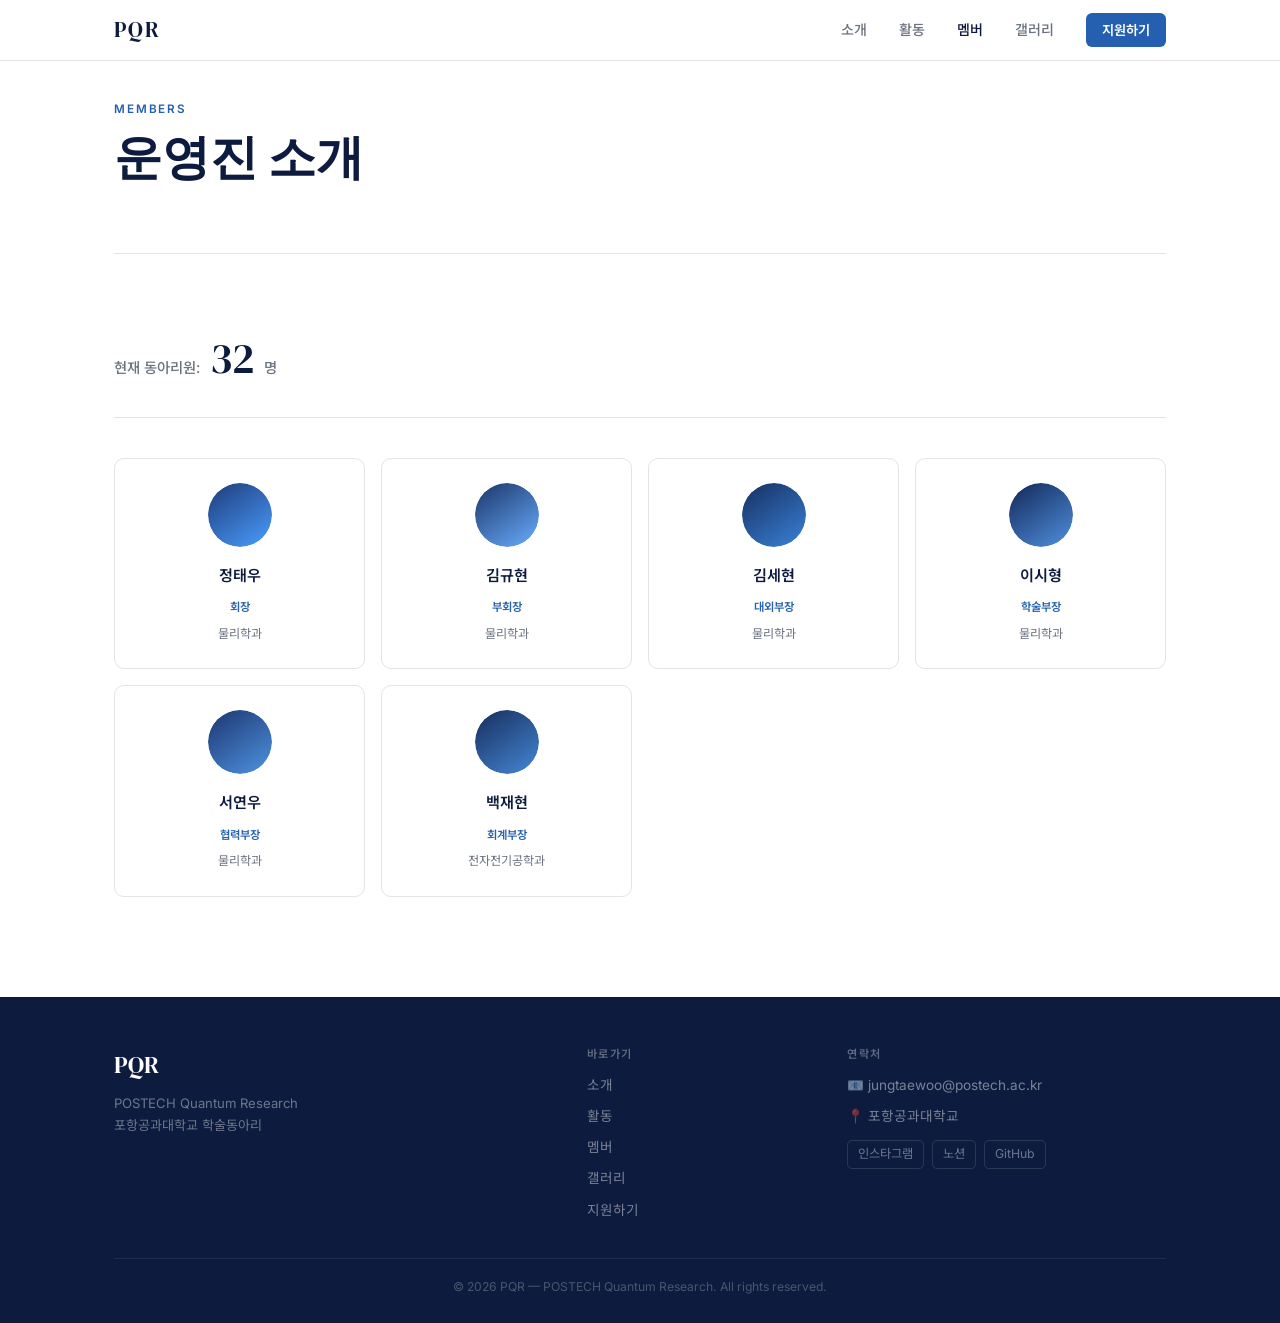
<file: members.html>
<!DOCTYPE html>
<html lang="ko">
<head>
  <meta charset="UTF-8" />
  <meta name="viewport" content="width=device-width, initial-scale=1.0" />
  <title>멤버 — PQR</title>
  <link rel="preconnect" href="https://fonts.googleapis.com" />
  <link rel="preconnect" href="https://fonts.gstatic.com" crossorigin />
  <link href="https://fonts.googleapis.com/css2?family=Inter:wght@300;400;500;600;700&family=DM+Serif+Display:ital@0;1&family=Noto+Sans+KR:wght@300;400;500;700&display=swap" rel="stylesheet" />
  <link rel="stylesheet" href="style.css" />
</head>
<body>

  <!-- NAV -->
  <nav id="nav" class="solid">
    <div class="nav-inner">
      <a class="nav-logo" href="index.html">PQR</a>
      <ul class="nav-links">
        <li><a href="index.html#about">소개</a></li>
        <li><a href="activities.html">활동</a></li>
        <li><a href="members.html" class="active-page">멤버</a></li>
        <li><a href="gallery.html">갤러리</a></li>
        <li><a href="index.html#join"><span class="btn-join-nav">지원하기</span></a></li>
      </ul>
      <button class="hamburger" id="hamburger" aria-label="메뉴 열기">
        <span></span><span></span><span></span>
      </button>
    </div>
    <div class="mobile-menu" id="mobile-menu">
      <a href="index.html#about" class="mobile-link">소개</a>
      <a href="activities.html" class="mobile-link">활동</a>
      <a href="members.html" class="mobile-link highlight">멤버</a>
      <a href="gallery.html" class="mobile-link">갤러리</a>
      <a href="index.html#join" class="mobile-link">지원하기</a>
    </div>
  </nav>

  <!-- PAGE HERO -->
  <div class="container">
    <div class="page-hero">
      <p class="page-hero-eyebrow">Members</p>
      <h1 class="page-hero-title">운영진 소개</h1>
    </div>
  </div>

  <!-- MEMBERS -->
  <div class="container" style="padding-bottom: 100px;">

    <!-- 현재 인원 -->
    <div class="member-count-bar">
      <span class="member-count-label">현재 동아리원: </span>
      <span class="member-count-num">32</span>
      <span class="member-count-label">명</span>
    </div>

    <div class="members-grid">
      <div class="member-card">
        <div class="member-avatar">
          <div class="avatar-circle av-1"></div>
        </div>
        <div class="member-info">
          <h4>정태우</h4>
          <span class="member-role">회장</span>
          <p class="member-dept">물리학과</p>
        </div>
      </div>
      <div class="member-card">
        <div class="member-avatar">
          <div class="avatar-circle av-2"></div>
        </div>
        <div class="member-info">
          <h4>김규현</h4>
          <span class="member-role">부회장</span>
          <p class="member-dept">물리학과</p>
        </div>
      </div>
      <div class="member-card">
        <div class="member-avatar">
          <div class="avatar-circle av-3"></div>
        </div>
        <div class="member-info">
          <h4>김세현</h4>
          <span class="member-role">대외부장</span>
          <p class="member-dept">물리학과</p>
        </div>
      </div>
      <div class="member-card">
        <div class="member-avatar">
          <div class="avatar-circle av-4"></div>
        </div>
        <div class="member-info">
          <h4>이시형</h4>
          <span class="member-role">학술부장</span>
          <p class="member-dept">물리학과</p>
        </div>
      </div>
      <div class="member-card">
        <div class="member-avatar">
          <div class="avatar-circle av-5"></div>
        </div>
        <div class="member-info">
          <h4>서연우</h4>
          <span class="member-role">협력부장</span>
          <p class="member-dept">물리학과</p>
        </div>
      </div>
      <div class="member-card">
        <div class="member-avatar">
          <div class="avatar-circle av-6"></div>
        </div>
        <div class="member-info">
          <h4>백재현</h4>
          <span class="member-role">회계부장</span>
          <p class="member-dept">전자전기공학과</p>
        </div>
      </div>
    </div>
  </div>

  <!-- FOOTER -->
  <footer id="footer">
    <div class="container">
      <div class="footer-inner">
        <div class="footer-brand">
          <span class="footer-logo">PQR</span>
          <p>POSTECH Quantum Research<br />포항공과대학교 학술동아리</p>
        </div>
        <div class="footer-links">
          <h5>바로가기</h5>
          <a href="index.html#about">소개</a>
          <a href="activities.html">활동</a>
          <a href="members.html">멤버</a>
          <a href="gallery.html">갤러리</a>
          <a href="index.html#join">지원하기</a>
        </div>
        <div class="footer-contact">
          <h5>연락처</h5>
          <p>📧 jungtaewoo@postech.ac.kr</p>
          <p>📍 포항공과대학교</p>
          <div class="footer-socials">
            <a href="#" class="social-link">인스타그램</a>
            <a href="#" class="social-link">노션</a>
            <a href="#" class="social-link">GitHub</a>
          </div>
        </div>
      </div>
      <div class="footer-bottom">
        <p>© 2026 PQR — POSTECH Quantum Research. All rights reserved.</p>
      </div>
    </div>
  </footer>

  <script src="main.js"></script>
</body>
</html>
</file>
<file: style.css>
/* ===== RESET & BASE ===== */
*, *::before, *::after {
  box-sizing: border-box;
  margin: 0;
  padding: 0;
}

:root {
  --navy: #0d1b3e;
  --navy-mid: #162448;
  --accent: #2560b0;
  --accent-light: #4a9eff;
  --white: #ffffff;
  --bg: #ffffff;
  --bg-subtle: #f4f5f7;
  --text: #1a1a1a;
  --text-muted: #6b7280;
  --border: #e2e4e8;
  --radius: 10px;
  --radius-sm: 7px;
  --transition: 0.18s ease;
  --font-sans: 'Inter', 'Noto Sans KR', sans-serif;
  --font-serif: 'DM Serif Display', serif;
}

html { scroll-behavior: smooth; }

body {
  font-family: var(--font-sans);
  background: var(--bg);
  color: var(--text);
  line-height: 1.7;
  overflow-x: hidden;
}

::selection { background: var(--accent); color: var(--white); }

::-webkit-scrollbar { width: 5px; }
::-webkit-scrollbar-track { background: var(--bg-subtle); }
::-webkit-scrollbar-thumb { background: #c5c9d1; border-radius: 3px; }

/* ===== CONTAINER ===== */
.container {
  max-width: 1100px;
  margin: 0 auto;
  padding: 0 24px;
}

/* ===== NAV ===== */
#nav {
  position: fixed;
  top: 0; left: 0; right: 0;
  z-index: 1000;
  transition: background var(--transition), box-shadow var(--transition);
}

/* hero 위에선 투명, 스크롤하면 흰 배경 */
#nav.scrolled {
  background: rgba(255, 255, 255, 0.97);
  backdrop-filter: blur(8px);
  -webkit-backdrop-filter: blur(8px);
  box-shadow: 0 1px 0 var(--border);
}

/* 서브 페이지용 — 항상 흰 배경 */
#nav.solid {
  background: var(--white);
  box-shadow: 0 1px 0 var(--border);
}

.nav-inner {
  max-width: 1100px;
  margin: 0 auto;
  padding: 0 24px;
  height: 60px;
  display: flex;
  align-items: center;
  justify-content: space-between;
}

.nav-logo {
  font-family: var(--font-serif);
  font-size: 1.4rem;
  color: var(--white);
  text-decoration: none;
  letter-spacing: 2px;
}

/* 스크롤 후 / solid 페이지에선 네이비 */
#nav.scrolled .nav-logo,
#nav.solid .nav-logo {
  color: var(--navy);
}

.nav-links {
  list-style: none;
  display: flex;
  align-items: center;
  gap: 2rem;
}

.nav-links a {
  color: rgba(255,255,255,0.7);
  text-decoration: none;
  font-size: 0.88rem;
  font-weight: 500;
  transition: color var(--transition);
}

.nav-links a:hover {
  color: var(--white);
}

#nav.scrolled .nav-links a,
#nav.solid .nav-links a {
  color: var(--text-muted);
}

#nav.scrolled .nav-links a:hover,
#nav.solid .nav-links a:hover,
#nav.scrolled .nav-links a.active-page,
#nav.solid .nav-links a.active-page {
  color: var(--navy);
}

.btn-join-nav {
  background: var(--accent);
  color: var(--white) !important;
  padding: 6px 16px;
  border-radius: 6px;
  font-size: 0.83rem;
  font-weight: 600;
  transition: background var(--transition);
  display: inline-block;
}

.btn-join-nav:hover { background: #1f4e96 !important; }

.hamburger {
  display: none;
  background: none;
  border: none;
  cursor: pointer;
  flex-direction: column;
  gap: 5px;
  padding: 4px;
}

.hamburger span {
  display: block;
  width: 22px;
  height: 2px;
  background: var(--white);
  border-radius: 2px;
  transition: transform var(--transition), opacity var(--transition);
}

#nav.scrolled .hamburger span,
#nav.solid .hamburger span {
  background: var(--navy);
}

.hamburger.open span:nth-child(1) { transform: translateY(7px) rotate(45deg); }
.hamburger.open span:nth-child(2) { opacity: 0; }
.hamburger.open span:nth-child(3) { transform: translateY(-7px) rotate(-45deg); }

.mobile-menu {
  display: none;
  flex-direction: column;
  background: var(--white);
  border-top: 1px solid var(--border);
  padding: 10px 24px 18px;
}

.mobile-menu.open { display: flex; }

.mobile-link {
  color: var(--text-muted);
  text-decoration: none;
  font-size: 0.93rem;
  font-weight: 500;
  padding: 11px 0;
  border-bottom: 1px solid var(--border);
  transition: color var(--transition);
}

.mobile-link:last-child { border-bottom: none; }
.mobile-link:hover, .mobile-link.highlight { color: var(--navy); }

/* ===== BUTTONS ===== */
.btn {
  display: inline-flex;
  align-items: center;
  padding: 11px 24px;
  border-radius: 7px;
  font-size: 0.88rem;
  font-weight: 600;
  text-decoration: none;
  transition: background var(--transition), border-color var(--transition), color var(--transition);
  cursor: pointer;
  border: none;
}

.btn-primary {
  background: var(--white);
  color: var(--navy);
}

.btn-primary:hover { background: #e8ecf5; }

.btn-ghost {
  background: transparent;
  color: rgba(255,255,255,0.8);
  border: 1.5px solid rgba(255,255,255,0.3);
}

.btn-ghost:hover {
  border-color: rgba(255,255,255,0.6);
  color: var(--white);
}

.btn-full { width: 100%; justify-content: center; }

/* ===== HERO ===== */
/* hero만 네이비 유지 */
#hero {
  position: relative;
  min-height: 100vh;
  display: flex;
  align-items: center;
  justify-content: center;
  overflow: hidden;
  background: var(--navy);
}

.hero-bg {
  position: absolute;
  inset: 0;
  z-index: 0;
}

#quantum-canvas {
  width: 100%;
  height: 100%;
  display: block;
  opacity: 0.35;
}

.hero-content {
  position: relative;
  z-index: 1;
  text-align: center;
  padding: 120px 24px 80px;
  max-width: 820px;
}

.hero-eyebrow {
  font-size: 0.78rem;
  font-weight: 500;
  letter-spacing: 0.18em;
  color: rgba(255,255,255,0.55);
  text-transform: uppercase;
  margin-bottom: 22px;
  opacity: 0;
  animation: fadeUp 0.7s ease 0.15s forwards;
}

.hero-title {
  display: flex;
  flex-direction: column;
  align-items: center;
  line-height: 1.08;
  margin-bottom: 26px;
  opacity: 0;
  animation: fadeUp 0.7s ease 0.3s forwards;
}

.hero-title-line {
  font-family: var(--font-serif);
  font-size: clamp(3.5rem, 9vw, 6.5rem);
  color: var(--white);
  display: block;
  letter-spacing: -1px;
}

.hero-title-em {
  font-family: var(--font-serif);
  font-style: italic;
  font-size: clamp(1.8rem, 4.5vw, 3.5rem);
  color: rgba(255,255,255,0.7);
  display: block;
  margin-top: 6px;
}

.hero-desc {
  font-size: 1rem;
  color: rgba(255,255,255,0.55);
  line-height: 1.8;
  margin-bottom: 38px;
  opacity: 0;
  animation: fadeUp 0.7s ease 0.45s forwards;
}

.hero-cta {
  display: flex;
  gap: 12px;
  justify-content: center;
  flex-wrap: wrap;
  opacity: 0;
  animation: fadeUp 0.7s ease 0.6s forwards;
}

.hero-scroll-hint {
  position: absolute;
  bottom: 30px;
  left: 50%;
  transform: translateX(-50%);
  z-index: 1;
  opacity: 0.3;
}

.hero-scroll-hint span {
  display: block;
  width: 22px;
  height: 34px;
  border: 1.5px solid rgba(255,255,255,0.4);
  border-radius: 11px;
  position: relative;
}

.hero-scroll-hint span::after {
  content: '';
  position: absolute;
  top: 5px;
  left: 50%;
  transform: translateX(-50%);
  width: 3px;
  height: 7px;
  background: rgba(255,255,255,0.5);
  border-radius: 2px;
  animation: scrollDot 1.8s ease-in-out infinite;
}

/* ===== SECTION COMMON ===== */
section {
  padding: 80px 0;
}

/* 서브페이지 상단 */
.page-hero {
  padding: 100px 0 56px;
  border-bottom: 1px solid var(--border);
  margin-bottom: 64px;
}

.page-hero-eyebrow {
  font-size: 0.73rem;
  font-weight: 600;
  letter-spacing: 0.16em;
  color: var(--accent);
  text-transform: uppercase;
  margin-bottom: 10px;
}

.page-hero-title {
  font-family: var(--font-serif);
  font-size: clamp(2rem, 5vw, 3rem);
  color: var(--navy);
  line-height: 1.15;
  margin-bottom: 12px;
}

.page-hero-desc {
  color: var(--text-muted);
  font-size: 0.93rem;
  max-width: 460px;
}

.section-header {
  margin-bottom: 48px;
}

.section-eyebrow {
  font-size: 0.72rem;
  font-weight: 600;
  letter-spacing: 0.16em;
  color: var(--accent);
  text-transform: uppercase;
  margin-bottom: 10px;
}

.section-title {
  font-family: var(--font-serif);
  font-size: clamp(1.8rem, 4vw, 2.4rem);
  color: var(--navy);
  line-height: 1.2;
}

/* ===== ABOUT ===== */
#about { background: var(--bg); }

.about-grid {
  display: grid;
  grid-template-columns: 1fr 1fr;
  gap: 64px;
  align-items: center;
}

.about-text p {
  color: var(--text-muted);
  margin-bottom: 16px;
  font-size: 0.96rem;
}

.about-tags {
  display: flex;
  flex-wrap: wrap;
  gap: 7px;
  margin-top: 26px;
}

.tag {
  background: var(--bg-subtle);
  border: 1px solid var(--border);
  color: var(--accent);
  padding: 4px 12px;
  border-radius: 5px;
  font-size: 0.78rem;
  font-weight: 500;
}

/* Bloch Sphere */
.bloch-sphere-wrapper {
  display: flex;
  flex-direction: column;
  align-items: center;
  gap: 16px;
}

.bloch-sphere {
  width: 240px;
  height: 240px;
  position: relative;
}

.sphere-ring {
  position: absolute;
  inset: 0;
  border-radius: 50%;
  border: 1px solid rgba(37, 96, 176, 0.2);
}

.ring-x { transform: rotateY(90deg); }
.ring-y { transform: rotateX(90deg); }

.sphere-core {
  position: absolute;
  inset: 24px;
  border-radius: 50%;
  background: radial-gradient(circle at 38% 38%, rgba(37,96,176,0.07), rgba(244,245,247,0.8));
  border: 1px solid rgba(37,96,176,0.1);
}

.qubit-state {
  position: absolute;
  width: 9px;
  height: 9px;
  background: var(--accent);
  border-radius: 50%;
  top: 50%;
  left: 50%;
  transform: translate(-50%, -50%);
}

.sphere-axis {
  position: absolute;
  font-size: 0.72rem;
  color: var(--text-muted);
  left: 50%;
  transform: translateX(-50%);
}

.axis-z { top: 4px; }
.axis-z-neg { bottom: 4px; }

.sphere-label-x, .sphere-label-y {
  position: absolute;
  font-size: 0.72rem;
  color: var(--text-muted);
  top: 50%;
  transform: translateY(-50%);
}

.sphere-label-x { right: 4px; }
.sphere-label-y { left: 4px; }

.bloch-caption {
  font-size: 0.75rem;
  color: var(--text-muted);
  text-align: center;
}

/* ===== SCHEDULE / TIMELINE ===== */
#schedule { background: var(--bg-subtle); }

.timeline {
  position: relative;
  padding-left: 28px;
  max-width: 680px;
}

.timeline::before {
  content: '';
  position: absolute;
  left: 5px;
  top: 0;
  bottom: 0;
  width: 1px;
  background: var(--border);
}

.tl-item {
  position: relative;
  padding-bottom: 34px;
}

.tl-item:last-child { padding-bottom: 0; }

.tl-dot {
  position: absolute;
  left: -24px;
  top: 5px;
  width: 12px;
  height: 12px;
  border-radius: 50%;
  border: 2px solid var(--border);
  background: var(--bg-subtle);
}

.tl-item.past .tl-dot {
  background: #c5c9d1;
  border-color: #c5c9d1;
}

.tl-item.upcoming .tl-dot {
  background: var(--accent);
  border-color: var(--accent);
}

.tl-date {
  font-size: 0.72rem;
  font-weight: 600;
  color: var(--text-muted);
  letter-spacing: 0.08em;
  text-transform: uppercase;
  margin-bottom: 2px;
  display: block;
}

.tl-content h4 {
  font-size: 0.95rem;
  font-weight: 600;
  color: var(--navy);
  display: flex;
  align-items: center;
  gap: 8px;
  flex-wrap: wrap;
  margin-bottom: 3px;
}

.tl-content p {
  font-size: 0.85rem;
  color: var(--text-muted);
}

.tl-item.past .tl-content h4,
.tl-item.past .tl-content p {
  opacity: 0.45;
}

.tl-badge {
  background: rgba(37,96,176,0.1);
  color: var(--accent);
  font-size: 0.67rem;
  font-weight: 600;
  padding: 2px 8px;
  border-radius: 4px;
  border: 1px solid rgba(37,96,176,0.2);
}

/* ===== ACTIVITIES (subpage) ===== */
.activities-grid {
  display: grid;
  grid-template-columns: repeat(3, 1fr);
  gap: 16px;
}

.activity-card {
  background: var(--bg);
  border: 1px solid var(--border);
  border-radius: var(--radius);
  padding: 26px 22px;
  transition: border-color var(--transition);
}

.activity-card:hover {
  border-color: #b5c4de;
}

.activity-icon {
  font-size: 1.3rem;
  color: var(--accent);
  margin-bottom: 14px;
  display: block;
  opacity: 0.8;
}

.activity-card h3 {
  font-size: 0.95rem;
  font-weight: 600;
  color: var(--navy);
  margin-bottom: 8px;
}

.activity-card p {
  font-size: 0.85rem;
  color: var(--text-muted);
  line-height: 1.7;
  margin-bottom: 16px;
}

.activity-freq {
  font-size: 0.72rem;
  color: var(--text-muted);
  font-weight: 500;
  border-top: 1px solid var(--border);
  padding-top: 10px;
  display: block;
}

/* ===== MEMBERS (subpage) ===== */
.member-count-bar {
  display: flex;
  align-items: baseline;
  gap: 10px;
  padding: 20px 0 36px;
  border-bottom: 1px solid var(--border);
  margin-bottom: 40px;
}

.member-count-num {
  font-family: var(--font-serif);
  font-size: 2.6rem;
  color: var(--navy);
  line-height: 1;
}

.member-count-label {
  font-size: 0.9rem;
  color: var(--text-muted);
  font-weight: 500;
}

.members-grid {
  display: grid;
  grid-template-columns: repeat(4, 1fr);
  gap: 16px;
}

.member-card {
  background: var(--bg);
  border: 1px solid var(--border);
  border-radius: var(--radius);
  padding: 24px 16px;
  text-align: center;
  transition: border-color var(--transition);
}

.member-card:hover {
  border-color: #b5c4de;
}

.member-avatar {
  width: 64px;
  height: 64px;
  border-radius: 50%;
  margin: 0 auto 16px;
  overflow: hidden;
}

.avatar-circle {
  width: 100%;
  height: 100%;
  border-radius: 50%;
}

.av-1 { background: linear-gradient(145deg, #1e3b7a, #4a9eff); }
.av-2 { background: linear-gradient(145deg, #1a3568, #6aaeff); }
.av-3 { background: linear-gradient(145deg, #162f60, #3a82d8); }
.av-4 { background: linear-gradient(145deg, #122858, #5090de); }
.av-5 { background: linear-gradient(145deg, #1c3570, #4e94e0); }
.av-6 { background: linear-gradient(145deg, #172d5c, #4588d6); }

.member-info h4 {
  font-size: 0.95rem;
  font-weight: 600;
  color: var(--navy);
  margin-bottom: 4px;
}

.member-role {
  font-size: 0.71rem;
  font-weight: 600;
  color: var(--accent);
  display: inline-block;
  margin-bottom: 6px;
}

.member-dept {
  font-size: 0.76rem;
  color: var(--text-muted);
}

.member-bio {
  font-size: 0.76rem;
  color: var(--text-muted);
  line-height: 1.55;
  margin-top: 6px;
}

/* ===== GALLERY (subpage) ===== */
.gallery-grid {
  display: grid;
  grid-template-columns: repeat(3, 1fr);
  grid-auto-rows: 210px;
  gap: 10px;
}

.gallery-item {
  overflow: hidden;
  border-radius: var(--radius-sm);
  position: relative;
  cursor: pointer;
}

.gi-wide { grid-column: span 2; }

.gallery-placeholder {
  width: 100%;
  height: 100%;
  display: flex;
  align-items: flex-end;
  padding: 14px;
  position: relative;
  overflow: hidden;
  background: var(--bg-subtle);
  border: 1px solid var(--border);
  border-radius: var(--radius-sm);
}

.gp-label {
  font-size: 0.77rem;
  font-weight: 500;
  color: var(--text-muted);
  position: relative;
  z-index: 1;
}

.gallery-note {
  font-size: 0.77rem;
  color: var(--text-muted);
  margin-top: 16px;
  opacity: 0.7;
}

/* ===== JOIN ===== */
#join { background: var(--bg-subtle); }

.join-box {
  display: grid;
  grid-template-columns: 1fr 1fr;
  gap: 64px;
  align-items: flex-start;
}

.join-title {
  font-family: var(--font-serif);
  font-size: clamp(1.6rem, 3vw, 2.1rem);
  color: var(--navy);
  line-height: 1.3;
  margin-bottom: 14px;
}

.join-desc {
  color: var(--text-muted);
  font-size: 0.9rem;
  margin-bottom: 24px;
  line-height: 1.75;
}

.join-checklist {
  list-style: none;
  display: flex;
  flex-direction: column;
  gap: 8px;
  margin-bottom: 28px;
}

.join-checklist li {
  font-size: 0.87rem;
  color: var(--text-muted);
}

.join-deadline {
  background: rgba(37,96,176,0.06);
  border: 1px solid rgba(37,96,176,0.15);
  border-radius: var(--radius-sm);
  padding: 14px 16px;
  display: flex;
  flex-direction: column;
  gap: 4px;
}

.deadline-label {
  font-size: 0.71rem;
  font-weight: 600;
  color: var(--accent);
  text-transform: uppercase;
  letter-spacing: 0.08em;
}

.deadline-date {
  font-size: 0.95rem;
  font-weight: 600;
  color: var(--navy);
}

.join-right {
  background: var(--white);
  border: 1px solid var(--border);
  border-radius: var(--radius);
  padding: 30px 26px;
}

.join-form {
  display: flex;
  flex-direction: column;
  gap: 16px;
}

.form-group {
  display: flex;
  flex-direction: column;
  gap: 5px;
}

.form-group label {
  font-size: 0.8rem;
  font-weight: 500;
  color: var(--text-muted);
}

.form-group input,
.form-group select,
.form-group textarea {
  background: var(--bg-subtle);
  border: 1px solid var(--border);
  border-radius: var(--radius-sm);
  color: var(--text);
  font-family: var(--font-sans);
  font-size: 0.87rem;
  padding: 9px 12px;
  outline: none;
  transition: border-color var(--transition);
  width: 100%;
}

.form-group input::placeholder,
.form-group textarea::placeholder {
  color: var(--text-muted);
  opacity: 0.6;
}

.form-group select option { background: var(--white); color: var(--text); }

.form-group input:focus,
.form-group select:focus,
.form-group textarea:focus {
  border-color: #9ab0d4;
  background: var(--white);
}

.form-group textarea { resize: vertical; }

/* 제출 버튼은 어두운 색으로 */
#join .btn-primary {
  background: var(--navy);
  color: var(--white);
}

#join .btn-primary:hover { background: var(--navy-mid); }

.join-success {
  text-align: center;
  padding: 32px 14px;
}

.success-icon {
  width: 46px;
  height: 46px;
  border-radius: 50%;
  background: rgba(37,96,176,0.08);
  border: 1.5px solid rgba(37,96,176,0.3);
  color: var(--accent);
  font-size: 1.2rem;
  display: flex;
  align-items: center;
  justify-content: center;
  margin: 0 auto 16px;
}

.join-success h3 {
  font-size: 1rem;
  font-weight: 600;
  color: var(--navy);
  margin-bottom: 9px;
}

.join-success p {
  font-size: 0.85rem;
  color: var(--text-muted);
  line-height: 1.75;
}

/* ===== FOOTER ===== */
#footer {
  background: var(--navy);
  padding: 48px 0 26px;
}

.footer-inner {
  display: grid;
  grid-template-columns: 2fr 1fr 1.5fr;
  gap: 48px;
  margin-bottom: 36px;
}

.footer-logo {
  font-family: var(--font-serif);
  font-size: 1.5rem;
  color: var(--white);
  display: block;
  margin-bottom: 7px;
}

.footer-brand p {
  font-size: 0.82rem;
  color: rgba(255,255,255,0.4);
  line-height: 1.65;
}

.footer-links, .footer-contact {
  display: flex;
  flex-direction: column;
  gap: 8px;
}

.footer-links h5, .footer-contact h5 {
  font-size: 0.7rem;
  font-weight: 600;
  color: rgba(255,255,255,0.35);
  letter-spacing: 0.13em;
  text-transform: uppercase;
  margin-bottom: 2px;
}

.footer-links a {
  color: rgba(255,255,255,0.45);
  text-decoration: none;
  font-size: 0.85rem;
  transition: color var(--transition);
}

.footer-links a:hover { color: rgba(255,255,255,0.8); }

.footer-contact p { font-size: 0.85rem; color: rgba(255,255,255,0.45); }

.footer-socials {
  display: flex;
  gap: 8px;
  margin-top: 4px;
}

.social-link {
  font-size: 0.77rem;
  color: rgba(255,255,255,0.4);
  text-decoration: none;
  border: 1px solid rgba(255,255,255,0.12);
  padding: 3px 10px;
  border-radius: 5px;
  transition: color var(--transition), border-color var(--transition);
}

.social-link:hover {
  color: rgba(255,255,255,0.8);
  border-color: rgba(255,255,255,0.3);
}

.footer-bottom {
  border-top: 1px solid rgba(255,255,255,0.07);
  padding-top: 18px;
  text-align: center;
}

.footer-bottom p {
  font-size: 0.76rem;
  color: rgba(255,255,255,0.25);
}

/* ===== ANIMATIONS ===== */
@keyframes fadeUp {
  from { opacity: 0; transform: translateY(16px); }
  to   { opacity: 1; transform: translateY(0); }
}

@keyframes scrollDot {
  0%, 100% { top: 5px; opacity: 0.6; }
  50% { top: 14px; opacity: 0.1; }
}

/* ===== RESPONSIVE ===== */
@media (max-width: 900px) {
  .nav-links { display: none; }
  .hamburger { display: flex; }

  .about-grid { grid-template-columns: 1fr; }
  .about-visual { display: flex; justify-content: center; }

  .activities-grid { grid-template-columns: 1fr 1fr; }
  .members-grid { grid-template-columns: repeat(2, 1fr); }

  .join-box { grid-template-columns: 1fr; gap: 36px; }
  .footer-inner { grid-template-columns: 1fr 1fr; }
}

@media (max-width: 600px) {
  .activities-grid { grid-template-columns: 1fr; }
  .members-grid { grid-template-columns: 1fr 1fr; }
  .gallery-grid {
    grid-template-columns: 1fr;
    grid-auto-rows: 180px;
  }
  .gi-wide { grid-column: span 1; }
  .footer-inner { grid-template-columns: 1fr; gap: 28px; }
  .join-right { padding: 20px 16px; }
}
</file>
